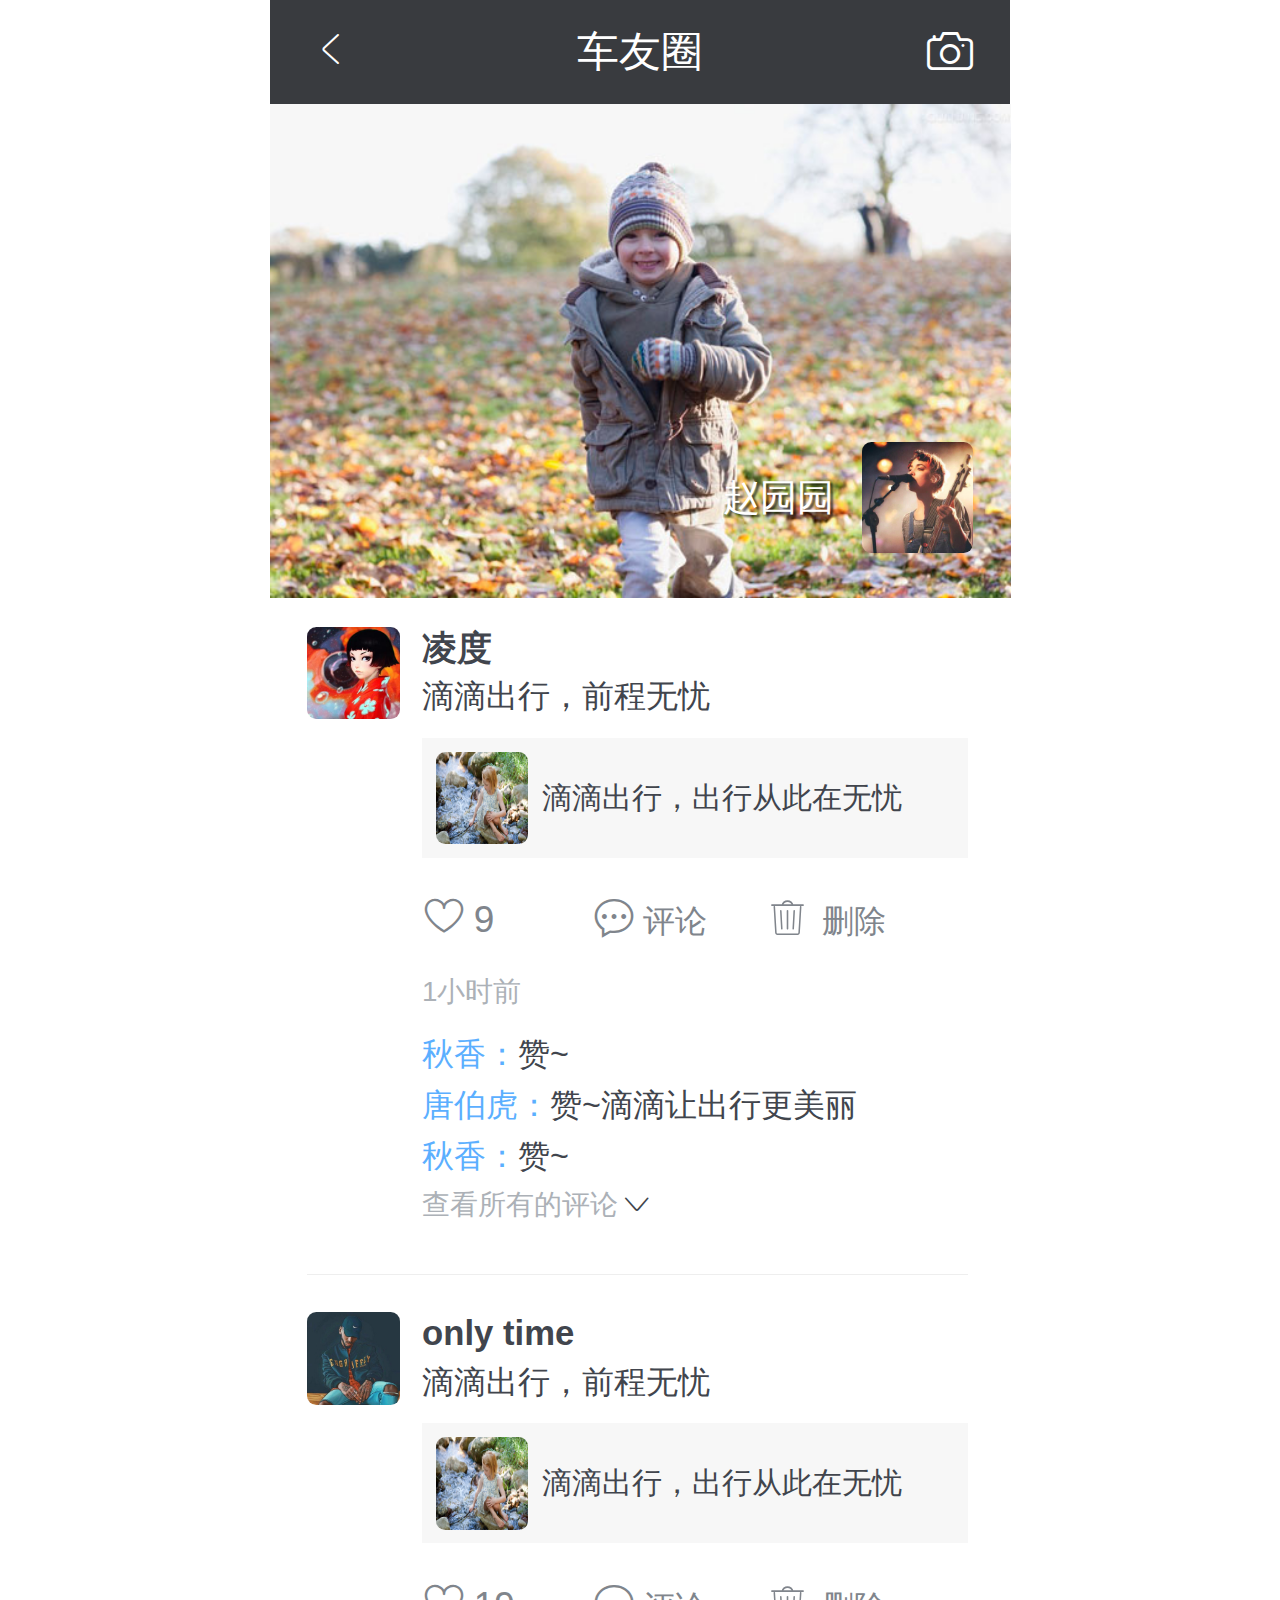
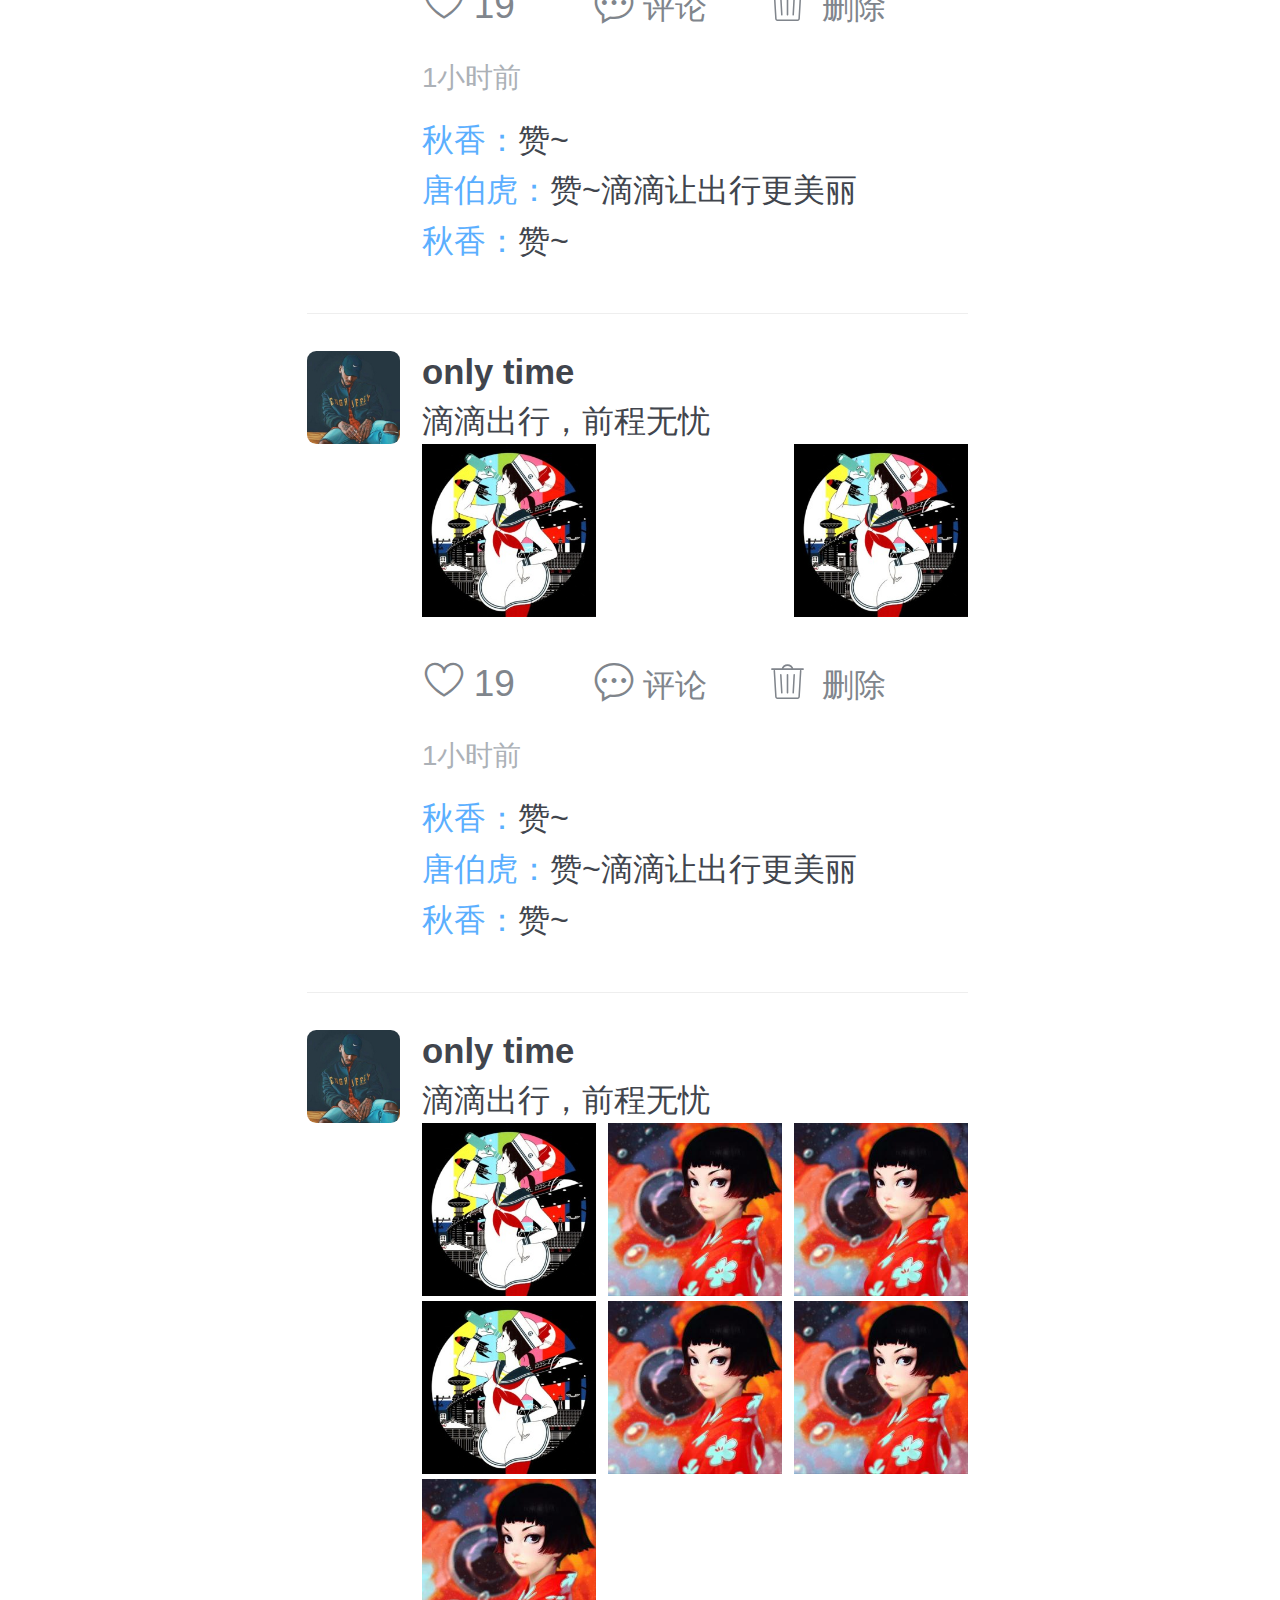
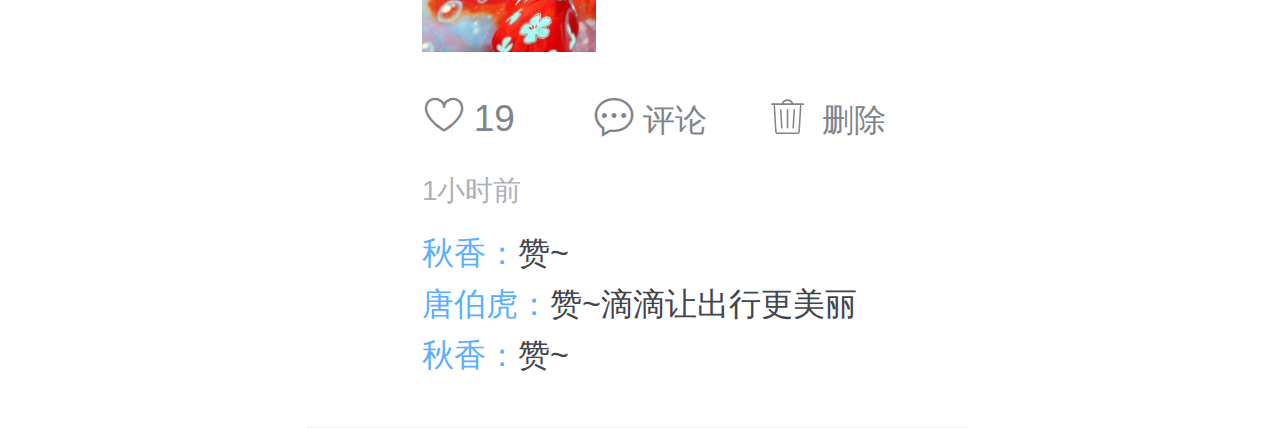
<file: index.html>
<!DOCTYPE html>
<html>
	<head>
		<meta charset="UTF-8">
   		<meta name="viewport" content="width=device-width,initial-scale=1,minimum-scale=1,maximum-scale=1,user-scalable=no" />
		
		<title></title>
		<link rel="stylesheet" type="text/css" href="css/reset.css"/>
		<link rel="stylesheet" href="css/index.css" />
		<link rel="stylesheet" href="font/iconfont.css" />
	</head>
	<body>
		<header>
			<div class="find">
				<i class="iconfont">&#xe697;</i>				 
			</div>
			<div class="header-title">车友圈</div>
			<div class="camera">
				<i class="iconfont">&#xe63b;</i>
			</div>
		</header>
		<!--个人主页-->
		<figure>
			<img src="img/child3.jpg">
			<!--头像-->
			<div class="head-portrait">
				<p>赵园园</p>
				<img src="img/cont1.jpg">
			</div>
		</figure>
		<section>
			<div class="item">
				<!--用户头像-->
				<div class="personal-icon">
					<img src="img/cont4.jpg">
				</div>
				<!--发表内容-->
				<div class="share">					
					<p class="name">凌度</p>
					<p class="content">滴滴出行，前程无忧</p>
					<div class="share-info">
						<img src="img/child5.jpg">
						<p>滴滴出行，出行从此在无忧</p>
					</div>
					<div class="comment-wrap">
						<div>
							<i class="iconfont praise">&#xe605;</i>
							<em class="num"> 9</em>
						</div>
						<div>
							<i class="iconfont comment">&#xe655;</i>
							<em>评论</em>
						</div>	
						<div class="delete-wrap">
							<i class="iconfont delete">&#xe60e;</i>
							<em>删除</em>
						</div>
					</div>
					<div class="time">1小时前</div>
					<div class="friend-comment">
						<div class="comment-list">
							<p><em>秋香：</em><i>赞~</i></p>
							<p><em>唐伯虎：</em><i>赞~滴滴让出行更美丽</i></p>
							<p><em>秋香：</em><i>赞~</i></p>							
						</div>
						<!--查看所有评论-->
						<div class="look">查看所有的评论<i class="iconfont delete">&#xe6a6;</i></div>
						<div class="all-comment">
							<p><em>秋香：</em><i>赞~</i></p>
							<p><em>唐伯虎：</em><i>赞~滴滴让出行更美丽</i></p>
							<p><em>秋香：</em><i>赞~</i></p>	
							<div class="look-box look">收起<i class="iconfont delete">&#xe6a5;</i></div>
						</div>
					</div>
				</div> 
			</div>
			
			
			<div class="item">
				<!--用户头像-->
				<div class="personal-icon">
					<img src="img/cont7.jpg">
				</div>
				<!--发表内容-->
				<div class="share">					
					<p class="name">only time</p>
					<p class="content">滴滴出行，前程无忧</p>
					<div class="share-info">
						<img src="img/child5.jpg">
						<p>滴滴出行，出行从此在无忧</p>
					</div>
					<div class="comment-wrap">
						<div>
							<i class="iconfont praise">&#xe605;</i>
							<em class="num"> 19</em>
						</div>
						<div>
							<i class="iconfont comment">&#xe655;</i>
							<em>评论</em>
						</div>	
						<div class="delete-wrap">
							<i class="iconfont delete">&#xe60e;</i>
							<em>删除</em>
						</div>
					</div>
					<div class="time">1小时前</div>
					<div class="friend-comment">
						<div class="comment-list">
							<p><em>秋香：</em><i>赞~</i></p>
							<p><em>唐伯虎：</em><i>赞~滴滴让出行更美丽</i></p>
							<p><em>秋香：</em><i>赞~</i></p>							
						</div>
					</div>
				</div> 
			</div>
			
			<div class="item">
				<!--用户头像-->
				<div class="personal-icon">
					<img src="img/cont7.jpg">
				</div>
				<!--发表内容-->
				<div class="share">					
					<p class="name">only time</p>
					<p class="content">滴滴出行，前程无忧</p>
					<div class="share-img">
						<ul>
							<li>
								<img src="img/cont8.jpg">
							</li>
							<li>
								<img src="img/cont8.jpg">
							</li>
						</ul>
					</div>
					<div class="comment-wrap">
						<div>
							<i class="iconfont praise">&#xe605;</i>
							<em class="num"> 19</em>
						</div>
						<div>
							<i class="iconfont comment">&#xe655;</i>
							<em>评论</em>
						</div>	
						<div class="delete-wrap">
							<i class="iconfont delete">&#xe60e;</i>
							<em>删除</em>
						</div>
					</div>
					<div class="time">1小时前</div>
					<div class="friend-comment">
						<div class="comment-list">
							<p><em>秋香：</em><i>赞~</i></p>
							<p><em>唐伯虎：</em><i>赞~滴滴让出行更美丽</i></p>
							<p><em>秋香：</em><i>赞~</i></p>							
						</div>
					</div>
				</div> 
			</div>
			
			
			<div class="item">
				<!--用户头像-->
				<div class="personal-icon">
					<img src="img/cont7.jpg">
				</div>
				<!--发表内容-->
				<div class="share">					
					<p class="name">only time</p>
					<p class="content">滴滴出行，前程无忧</p>
					<div class="share-img">
						<ul>
							<li>
								<img src="img/cont8.jpg">
							</li>
							<li>
								<img src="img/cont4.jpg">
							</li>
							<li>
								<img src="img/cont4.jpg">
							</li>
							<li>
								<img src="img/cont8.jpg">
							</li>
							<li>
								<img src="img/cont4.jpg">
							</li>
							<li>
								<img src="img/cont4.jpg">
							</li>
							<li>
								<img src="img/cont4.jpg">
							</li>
						</ul>
					</div>
					<div class="comment-wrap">
						<div>
							<i class="iconfont praise">&#xe605;</i>
							<em class="num"> 19</em>
						</div>
						<div>
							<i class="iconfont comment">&#xe655;</i>
							<em>评论</em>
						</div>	
						<div class="delete-wrap">
							<i class="iconfont delete">&#xe60e;</i>
							<em>删除</em>
						</div>
					</div>
					<div class="time">1小时前</div>
					<div class="friend-comment">
						<div class="comment-list">
							<p><em>秋香：</em><i>赞~</i></p>
							<p><em>唐伯虎：</em><i>赞~滴滴让出行更美丽</i></p>
							<p><em>秋香：</em><i>赞~</i></p>							
						</div>
					</div>
				</div> 
			</div>
			
		</section>
	</body>
</html>
<script src="js/common.js"></script>
<script src="js/zepto.js"></script>
<script src="js/jquery-1.8.3.js"></script>
<script>
	$(function(){
		$(".look").click(function(){
				$(this).css("display","none");
				$(".look-box").css("display","block");
				$(".all-comment").css("display","block");
			}		
		)
		$(".look-box").click(
			function(){
				$(this).css("display","none");
				$(".look").css("display","block");
				$(".all-comment").css("display","none");
			}		
		)
		$(".delete-wrap").on("click",function(){			
			$(this).parent().parent().parent().remove();
		})
		$(".item").delegate(".praise","click",function(){			
			var num=parseInt($(this).parent().find(".num").html());
			console.log(num++);
			$(this).css("color","#5bafff");
			$(this).parent().find(".num").html(num++)
		})
		var count=$(".share-img ul li").get().length;
		var html=$(".share-img ul li").parents("section").find(".share-img ul li");
		console.log(html)
		console.log(count);
		switch(count){
			case 1:
				$(".share-img ul li").css({width:"1.72rem"});
				$(".share-img img").css("width","100%");
			break;
			case 2:
				$(".share-img ul li").css({width:"1.34rem",height:"1.34rem"})
				$(".share-img img").css({width:"100%",height:"100%"});
			break;
			case 3:
				$(".share-img ul li").css({width:"0.75rem",height:"0.75rem"})
				$(".share-img img").css({width:"100%",height:"100%"})
			break;
			case 4:
				$(".share-img ul li").css({width:"1.34rem",height:"1.34rem"})
				$(".share-img img").css({width:"100%",height:"100%"});
			break;
			case 7:
				$(".share-img ul li").css({width:"0.75rem",height:"0.75rem"})
				$(".share-img img").css({width:"100%",height:"100%"});
			break;
			default:break;
		}
		
	})
</script>
</file>
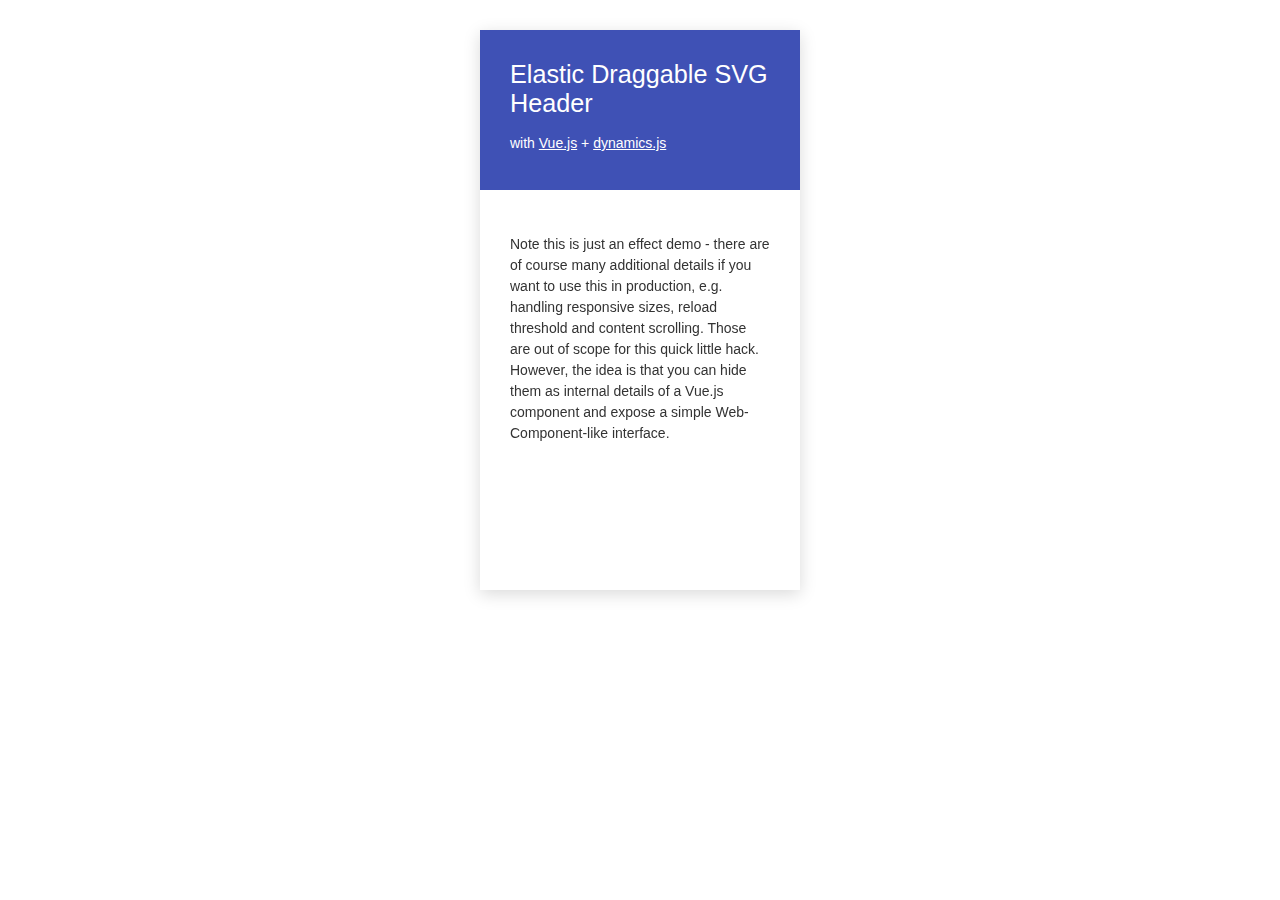
<file: libs/vue/examples/elastic-header/index.html>
<!DOCTYPE html>
<html lang="en">
  <head>
    <meta charset="utf-8">
    <meta name="viewport" content="initial-scale=1, maximum-scale=1, user-scalable=no">
    <title>Vue.js elastic header example</title>
    <!-- Delete ".min" for console warnings in development -->
    <script src="../../dist/vue.min.js"></script>
    <script src="http://dynamicsjs.com/lib/dynamics.js"></script>
    <link rel="stylesheet" href="style.css">
    <!-- template for the component -->
    <script type="text/x-template" id="header-view-template">
      <div class="draggable-header-view"
        @mousedown="startDrag" @touchstart="startDrag"
        @mousemove="onDrag" @touchmove="onDrag"
        @mouseup="stopDrag" @touchend="stopDrag" @mouseleave="stopDrag">
        <svg class="bg" width="320" height="560">
          <path :d="headerPath" fill="#3F51B5"></path>
        </svg>
        <div class="header">
          <slot name="header"></slot>
        </div>
        <div class="content" :style="contentPosition">
          <slot name="content"></slot>
        </div>
      </div>
    </script>
  </head>
  <body>

    <div id="app" @touchmove.prevent>
      <draggable-header-view>
        <template slot="header">
          <h1>Elastic Draggable SVG Header</h1>
          <p>with <a href="https://vuejs.org">Vue.js</a> + <a href="http://dynamicsjs.com">dynamics.js</a></p>
        </template>
        <template slot="content">
          <p>Note this is just an effect demo - there are of course many additional details if you want to use this in production, e.g. handling responsive sizes, reload threshold and content scrolling. Those are out of scope for this quick little hack. However, the idea is that you can hide them as internal details of a Vue.js component and expose a simple Web-Component-like interface.</p>
        </template>
      </draggable-header-view>
    </div>

    <script>
    Vue.component('draggable-header-view', {
      template: '#header-view-template',
      data: function () {
        return {
          dragging: false,
          // quadratic bezier control point
          c: { x: 160, y: 160 },
          // record drag start point
          start: { x: 0, y: 0 }
        }
      },
      computed: {
        headerPath: function () {
          return 'M0,0 L320,0 320,160' +
            'Q' + this.c.x + ',' + this.c.y +
            ' 0,160'
        },
        contentPosition: function () {
          var dy = this.c.y - 160
          var dampen = dy > 0 ? 2 : 4
          return {
            transform: 'translate3d(0,' + dy / dampen + 'px,0)'
          }
        }
      },
      methods: {
        startDrag: function (e) {
          e = e.changedTouches ? e.changedTouches[0] : e
          this.dragging = true
          this.start.x = e.pageX
          this.start.y = e.pageY
        },
        onDrag: function (e) {
          e = e.changedTouches ? e.changedTouches[0] : e
          if (this.dragging) {
            this.c.x = 160 + (e.pageX - this.start.x)
            // dampen vertical drag by a factor
            var dy = e.pageY - this.start.y
            var dampen = dy > 0 ? 1.5 : 4
            this.c.y = 160 + dy / dampen
          }
        },
        stopDrag: function () {
          if (this.dragging) {
            this.dragging = false
            dynamics.animate(this.c, {
              x: 160,
              y: 160
            }, {
              type: dynamics.spring,
              duration: 700,
              friction: 280
            })
          }
        }
      }
    })

    new Vue({ el: '#app' })
    </script>
  </body>
</html>
</file>
<file: css/index.css>
@charset "UTF-8";
html { font-size: 100px; }

body, html { height: 100%; }

body { font-size: 0.12rem; margin: 0 auto; padding: 0; font-family: "微软雅黑", Helvetica Neue,Helvetica,Arial,Sans-serif; }

@media screen and (min-width: 3.75rem) { body { width: 3.2rem; } }
@media screen and (max-width: 7.99rem) { body { width: 7.99rem; } }
header { width: 90%; height: 0.45rem; background: #393b3f; color: #FFF; font-size: 0.14rem; padding-left: 0.16rem; padding-right: 0.16rem; display: -webkit-box; display: -webkit-flex; display: -ms-flexbox; display: flex; flex: 3; flex-direction: row; 　-webkit-flex-wrap: wrap; -webkit-box-lines: multiple; -moz-flex-wrap: wrap; flex-wrap: wrap; -webkit-justify-content: space-between; justify-content: space-between; -moz-box-pack: space-between; -webkit--moz-box-pack: space-between; box-pack: space-between; align-items: center; -webkit-align-items: center; box-align: center; -moz-box-align: center; -webkit-box-align: center; }
header .find i { font-size: 0.2rem; margin-top: 0.25rem; }
header .find em { font-style: normal; font-size: 0.15rem; margin-top: -0.1rem; display: inline-block; height: 0.2rem; }
header .header-title { font-size: 0.18rem; }
header .camera i { font-size: 0.2rem; }

figure { width: 100%; height: 2.1rem; position: relative; }
figure img { height: 2.135rem; }
figure .head-portrait { position: absolute; bottom: 0.16rem; right: 0.16rem; display: -webkit-box; display: -webkit-flex; display: -ms-flexbox; display: flex; flex: 3; flex-direction: row; 　-webkit-flex-wrap: wrap; -webkit-box-lines: multiple; -moz-flex-wrap: wrap; flex-wrap: wrap; -webkit-justify-content: space-between; justify-content: space-between; -moz-box-pack: space-between; -webkit--moz-box-pack: space-between; box-pack: space-between; align-items: center; -webkit-align-items: center; box-align: center; -moz-box-align: center; -webkit-box-align: center; color: #fff; font-size: 0.16rem; text-shadow: 0.01rem 0.01rem 0.01rem rgba(0, 0, 0, 0.7); }
figure .head-portrait img { width: 0.48rem; height: 0.48rem; border-radius: 0.04rem; margin-left: 0.12rem; }

section { width: 89.3%; padding-left: 0.16rem; padding-right: 0.16rem; }

.item { margin-top: 0.16rem; border-bottom: 1px solid #EEE; display: -webkit-box; display: -webkit-flex; display: -ms-flexbox; display: flex; flex-direction: row; 　-webkit-flex-wrap: wrap; -webkit-box-lines: multiple; -moz-flex-wrap: wrap; flex-wrap: wrap; -webkit-justify-content: space-between; justify-content: space-between; -moz-box-pack: space-between; -webkit--moz-box-pack: space-between; box-pack: space-between; align-items: flex-start; -webkit-align-items: flex-start; box-align: flex-start; -moz-box-align: flex-start; -webkit-box-align: flex-start; }
.item .share-img ul { width: 100%; display: flex; flex-direction: row; flex-wrap: wrap; justify-content: space-between; align-items: flex-start; }
.item .share-img ul li { width: 0.75rem; }
.item .share-img ul li img { width: 100%; }
.item .personal-icon { width: 0.4rem; height: 0.4rem; margin-top: 0; }
.item .personal-icon img { width: 0.4rem; height: 0.4rem; border-radius: 0.04rem; }
.item .share { width: 2.36rem; padding-left: 0.08rem; }
.item .share .name { color: #41454d; font-size: 0.15rem; font-weight: bold; height: 0.19rem; line-height: 0.19rem; }
.item .share .content { color: #41454d; font-size: 0.14rem; margin-top: 0.02rem; height: 0.19rem; line-height: 0.19rem; }
.item .share .share-info { display: flex; flex-direction: row; flex-wrap: wrap; justify-content: flex-start; align-items: center; padding-left: 0.06rem; padding-right: 0.06rem; background: #f7f7f7; margin-top: 0.08rem; height: 0.52rem; }
.item .share .share-info p { display: inline-block; font-size: 0.13rem; color: #41454d; margin-left: 0.06rem; }
.item .share .share-info img { width: 0.4rem; height: 0.4rem; display: inline-block; border-radius: 0.04rem; }
.item .share .comment-wrap { margin-top: 0.13rem; color: #80858c; }
.item .share .comment-wrap div { display: inline-block; width: 0.7rem; }
.item .share .comment-wrap div em { font-style: normal; font-size: 0.14rem; }
.item .share .comment-wrap div .num { font-size: 0.16rem; }
.item .share .comment-wrap div .delete { font-size: 0.23rem; }
.item .share .comment-wrap div i { font-size: .19rem; }
.item .share .comment-wrap div .comment { font-size: .19rem; }
.item .share .time { color: #ACB1B7; font-size: 0.12rem; margin-top: 0.16rem; }
.item .share .friend-comment { margin-top: 0.1rem; margin-bottom: 0.2rem; }
.item .share .friend-comment .all-comment { display: none; }
.item .share .friend-comment p { height: 0.22rem; line-height: 0.22rem; }
.item .share .friend-comment em { font-style: normal; font-size: 0.14rem; color: #5Bafff; }
.item .share .friend-comment i { color: #41454d; font-size: 0.14rem; font-style: normal; }
.item .share .friend-comment .look { color: #acb1b7; height: 0.2rem; line-height: 0.2rem; display: block; font-size: 0.12rem; position: relative; cursor: pointer; }
.item .share .friend-comment .look i { height: 0.1rem; line-height: 0.15rem; display: inline-block; font-size: 0.16rem; padding-top: 0.04rem; position: absolute; }

/*      display:flex; flex-direction: row; flex-wrap: wrap; justify-content: space-around; align-items: center; border:1px solid #000;*/

/*# sourceMappingURL=index.css.map */
</file>
<file: font/iconfont.css>
@font-face {font-family: "iconfont";
  src: url('iconfont.eot?t=1495159139456'); /* IE9*/
  src: url('iconfont.eot?t=1495159139456#iefix') format('embedded-opentype'), /* IE6-IE8 */
  url('iconfont.woff?t=1495159139456') format('woff'), /* chrome, firefox */
  url('iconfont.ttf?t=1495159139456') format('truetype'), /* chrome, firefox, opera, Safari, Android, iOS 4.2+*/
  url('iconfont.svg?t=1495159139456#iconfont') format('svg'); /* iOS 4.1- */
}

.iconfont {
  font-family:"iconfont" !important;
  font-size:16px;
  font-style:normal;
  -webkit-font-smoothing: antialiased;
  -moz-osx-font-smoothing: grayscale;
}

.icon-shanchu:before { content: "\e636"; }

.icon-55anquanjiandudengji:before { content: "\e6b8"; }

.icon-iconfontanquanfanghu:before { content: "\e641"; }

.icon-back:before { content: "\e697"; }

.icon-less:before { content: "\e6a5"; }

.icon-moreunfold:before { content: "\e6a6"; }

.icon-more:before { content: "\e6a7"; }

.icon-atm:before { content: "\e6ba"; }

.icon-remind:before { content: "\e6bc"; }

.icon-pinglun:before { content: "\e64a"; }

.icon-licaixiaogongju:before { content: "\e630"; }

.icon-pinglun1:before { content: "\e655"; }

.icon-jiantou:before { content: "\e601"; }

.icon-gifts:before { content: "\e6db"; }

.icon-shanchu1:before { content: "\e60e"; }

.icon-licai:before { content: "\e602"; }

.icon-jiantou1:before { content: "\e6a4"; }

.icon-dingqilicai:before { content: "\e616"; }

.icon-huoqilicai:before { content: "\e617"; }

.icon-gerenzhongxin:before { content: "\e70b"; }

.icon-licai1:before { content: "\e624"; }

.icon-map:before { content: "\e715"; }

.icon-licai2:before { content: "\e63a"; }

.icon-licai3:before { content: "\e603"; }

.icon-xiangji:before { content: "\e63f"; }

.icon-licai4:before { content: "\e656"; }

.icon-wodelicaizhuanhuan:before { content: "\e689"; }

.icon-2:before { content: "\e609"; }

.icon-xiangji1:before { content: "\e62c"; }

.icon-38:before { content: "\e623"; }

.icon-xiangji2:before { content: "\e62d"; }

.icon-iconfontphone:before { content: "\e634"; }

.icon-iconfontshumajiadian:before { content: "\e63b"; }

.icon-shouye:before { content: "\e612"; }

.icon-shouye1:before { content: "\e620"; }

.icon-icon:before { content: "\e64f"; }

.icon-changqilicaiicon:before { content: "\e60d"; }

.icon-icon4:before { content: "\e60f"; }

.icon-licai5:before { content: "\e604"; }

.icon-iconxinxing:before { content: "\e611"; }

.icon-anquanlicai:before { content: "\e648"; }

.icon-licaixuanzhong:before { content: "\e662"; }

.icon-search:before { content: "\e6a8"; }

.icon-19:before { content: "\e6ab"; }

.icon-licai11:before { content: "\e625"; }

.icon-xinxing:before { content: "\e605"; }

.icon-favorites:before { content: "\e7ce"; }

.icon-pin:before { content: "\e618"; }

.icon-resize:before { content: "\e628"; }

.icon-licai6:before { content: "\e606"; }

.icon-quanping:before { content: "\e501"; }

.icon-keshihuaguanli:before { content: "\e607"; }

.icon-wandacaifu-licai-xuanzhong:before { content: "\e610"; }

.icon-licai7:before { content: "\e608"; }

.icon-quanping1:before { content: "\e70d"; }

.icon-keshi:before { content: "\e650"; }
</file>
<file: libs/vue/examples/elastic-header/style.css>
h1 {
  font-weight: 300;
  font-size: 1.8em;
  margin-top: 0;
}
a {
  color: #fff;
}
.draggable-header-view {
  background-color: #fff;
  box-shadow: 0 4px 16px rgba(0,0,0,.15);
  width: 320px;
  height: 560px;
  overflow: hidden;
  margin: 30px auto;
  position: relative;
  font-family: 'Roboto', Helvetica, Arial, sans-serif;
  color: #fff;
  font-size: 14px;
  font-weight: 300;
  -webkit-user-select: none;
  -moz-user-select: none;
  -ms-user-select: none;
  user-select: none;
}
.draggable-header-view .bg {
  position: absolute;
  top: 0;
  left: 0;
  z-index: 0;
}
.draggable-header-view .header, .draggable-header-view .content {
  position: relative;
  z-index: 1;
  padding: 30px;
  box-sizing: border-box;
}
.draggable-header-view .header {
  height: 160px;
}
.draggable-header-view .content {
  color: #333;
  line-height: 1.5em;
}
</file>
